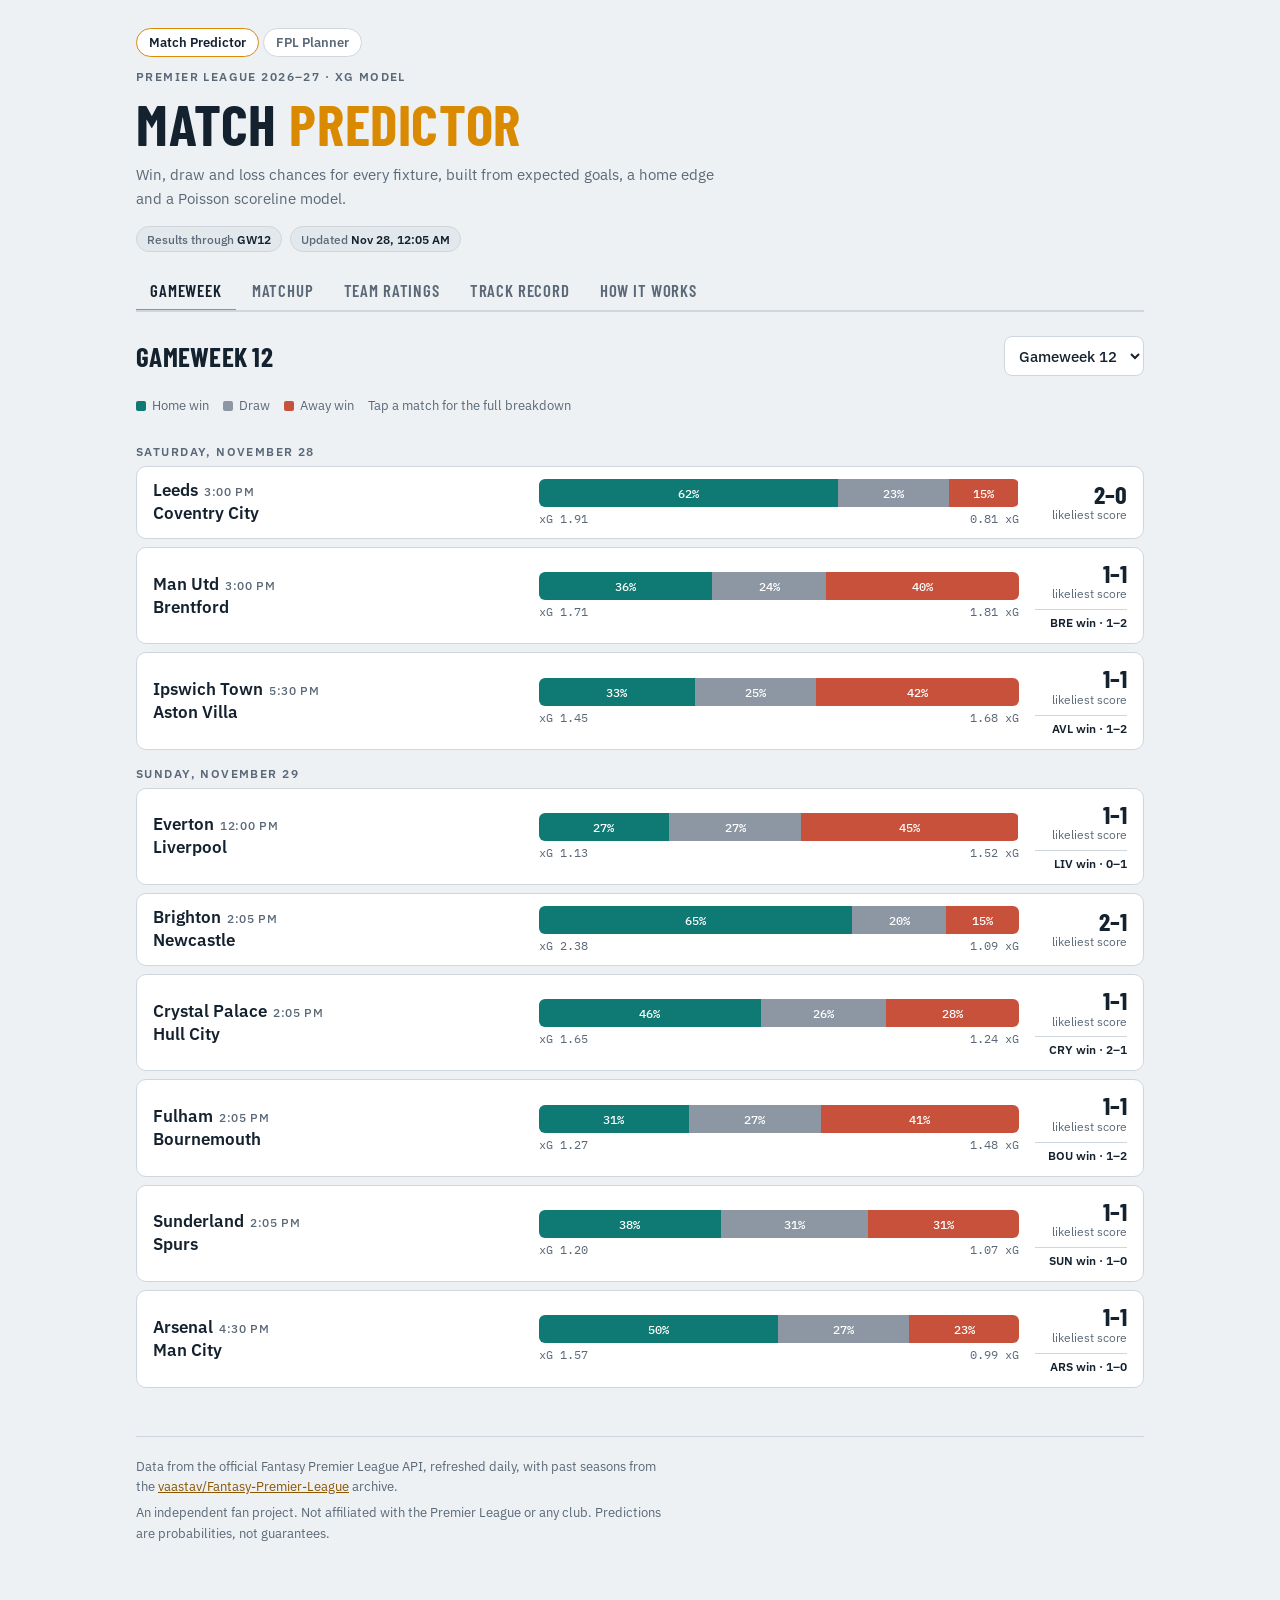
<file: site/index.html>
<!doctype html>
<html lang="en">
<head>
<meta charset="utf-8">
<meta name="viewport" content="width=device-width, initial-scale=1, viewport-fit=cover">
<title>Premier League Predictor</title>
<meta name="description" content="Win, draw and loss probabilities for every Premier League fixture, from an expected-goals model that updates daily.">
<link rel="icon" href="data:image/svg+xml,%3Csvg xmlns='http://www.w3.org/2000/svg' viewBox='0 0 32 32'%3E%3Crect width='32' height='32' rx='6' fill='%2314212e'/%3E%3Cpath d='M7 22h4v-6H7zM14 22h4V10h-4zM21 22h4v-9h-4z' fill='%23f2a524'/%3E%3C/svg%3E">
<link rel="preconnect" href="https://fonts.googleapis.com">
<link rel="preconnect" href="https://fonts.gstatic.com" crossorigin>
<link rel="stylesheet" href="https://fonts.googleapis.com/css2?family=Barlow+Condensed:wght@500;600;700&family=IBM+Plex+Sans:wght@400;500;600&family=IBM+Plex+Mono:wght@400;500&display=swap">
<link rel="stylesheet" href="styles.css">
</head>
<body>
<div class="wrap">
  <div class="sitenav"><a href="./" aria-current="page">Match Predictor</a><a href="fpl.html">FPL Planner</a></div>
  <header>
    <div class="eyebrow">Premier League 2026–27 · xG model</div>
    <h1>Match <span>Predictor</span></h1>
    <p class="muted">Win, draw and loss chances for every fixture, built from expected goals, a home edge and a Poisson scoreline model.</p>
    <div class="notes" id="notes"></div>
  </header>

  <nav role="tablist" aria-label="Views">
    <button role="tab" data-view="gameweek">Gameweek</button>
    <button role="tab" data-view="matchup">Matchup</button>
    <button role="tab" data-view="ratings">Team ratings</button>
    <button role="tab" data-view="record">Track record</button>
    <button role="tab" data-view="method">How it works</button>
  </nav>

  <section id="v-gameweek" data-v="gameweek">
    <div class="toolbar">
      <h2 id="gw-title">Gameweek</h2>
      <select id="gw-select" aria-label="Gameweek"></select>
    </div>
    <div class="key"><span><i style="background:var(--home)"></i>Home win</span><span><i style="background:var(--draw)"></i>Draw</span><span><i style="background:var(--away)"></i>Away win</span><span>Tap a match for the full breakdown</span></div>
    <div id="gw-list" class="day"><p class="loading">Loading predictions…</p></div>
  </section>

  <section id="v-matchup" data-v="matchup" hidden>
    <div class="picker">
      <label><span class="eyebrow">Home</span><select id="m-home"></select></label>
      <div class="vs">v</div>
      <label><span class="eyebrow">Away</span><select id="m-away"></select></label>
    </div>
    <div class="verdict" id="m-verdict"></div>
    <div class="grid2">
      <div class="panel">
        <h3>Scoreline chances</h3>
        <p class="muted" style="font-size:.85rem">Each cell is the chance of that exact score. The outlined cell is the single most likely result.</p>
        <div class="heat" id="m-heat"></div>
        <div class="axis-note"><span>Rows: home goals</span><span>Columns: away goals</span></div>
      </div>
      <div class="panel">
        <h3>Match markets</h3>
        <div class="stats" id="m-stats"></div>
      </div>
    </div>
  </section>

  <section id="v-ratings" data-v="ratings" hidden>
    <div class="toolbar"><h2>Team ratings</h2><span class="muted" style="font-size:.85rem">1.00 = league average · click a column to sort</span></div>
    <div class="panel scatter-wrap"><svg id="scatter" viewBox="0 0 720 420" width="100%" role="img" aria-label="Attack against defence rating for each team"></svg></div>
    <div class="panel tablewrap"><table id="r-table"></table></div>
  </section>

  <section id="v-record" data-v="record" hidden>
    <h2>Track record</h2>
    <p class="muted">A model is only worth trusting if it beats a simple guess on matches it has not seen.</p>
    <p class="muted" id="bt-method" style="font-size:.85rem"></p>
    <div class="kpis" id="kpis"></div>
    <div class="panel">
      <h3 id="oos-title">Live test</h3>
      <p class="muted" id="oos-note" style="font-size:.85rem;margin:4px 0 8px"></p>
      <div id="oos"></div>
    </div>
  </section>

  <section id="v-method" data-v="method" hidden>
    <h2>How it works</h2>
    <div class="steps panel">
      <div class="step"><div class="n">1</div><div><h3>Measure chances, not just goals</h3><p>Every shot gets an <b>expected goals (xG)</b> value: the chance a typical player scores from that position and situation. A penalty is about 0.79 xG; a shot from 30 yards is about 0.03. Summing a team's xG tells you how good its chances were, which predicts future goals better than the goals themselves, because finishing luck evens out.</p><p>The model counts each match as 70% xG and 30% actual goals. Matches where xG isn't available yet count as goals only, at half weight.</p></div></div>
      <div class="step"><div class="n">2</div><div><h3>Rate attack and defence, adjusted for opponents</h3><p>Each team gets an attack rating (how much it creates compared with average) and a defence rating (how much it concedes compared with average, so lower is better). Scoring two against the bottom side counts for less than two against the best defence, so the ratings are solved together until they settle.</p></div></div>
      <div class="step"><div class="n">3</div><div><h3>Start from last season, then let this season take over</h3><p>Nine games is a small sample, so each team starts from last season's rating, pulled 25% toward average. That starting point counts like <span id="pg"></span> extra games. As this season's matches pile up, they outweigh it. Promoted sides start from the average of the three teams that went down last season.</p></div></div>
      <div class="step"><div class="n">4</div><div><h3>Turn ratings into expected goals for this match</h3><p><code>home xG = league home average × home attack × away defence</code>. The away side works the same way with the away average. Home advantage comes from the gap between the two league averages (<span id="mus"></span>).</p></div></div>
      <div class="step"><div class="n">5</div><div><h3>Turn expected goals into scorelines</h3><p>Goals in football follow a <b>Poisson distribution</b> closely: if a team expects 1.5 goals, there's a 22% chance it scores none, 33% one, 25% two, and so on. Combining both teams gives the chance of every scoreline, and adding up the cells gives win, draw and loss.</p><p id="dc-note">The model supports the <b>Dixon-Coles</b> correction, a small adjustment to 0–0, 1–0, 0–1 and 1–1 used in academic and betting models.</p></div></div>
    </div>
    <div class="panel play">
      <h3>Try it: Poisson goals</h3>
      <label for="lam" class="muted" style="font-size:.9rem">Expected goals: <b class="num" id="lam-v"></b></label>
      <input type="range" id="lam" min="0.2" max="3.5" step="0.1" value="1.5">
      <div class="pbars" id="pbars"></div>
    </div>
    <div class="panel">
      <h3>What it can't see</h3>
      <p class="muted">Injuries, suspensions, rotation before European nights, new managers and late team news are all invisible to the model. Treat a 45% favourite as genuinely uncertain: across a season that side loses or draws more often than it wins.</p>
    </div>
  </section>

  <footer>
    <p>Data from the official Fantasy Premier League API, refreshed daily, with past seasons from the <a href="https://github.com/vaastav/Fantasy-Premier-League">vaastav/Fantasy-Premier-League</a> archive.</p>
    <p>An independent fan project. Not affiliated with the Premier League or any club. Predictions are probabilities, not guarantees.</p>
  </footer>
</div>
<script src="app.js"></script>
</body>
</html>
</file>
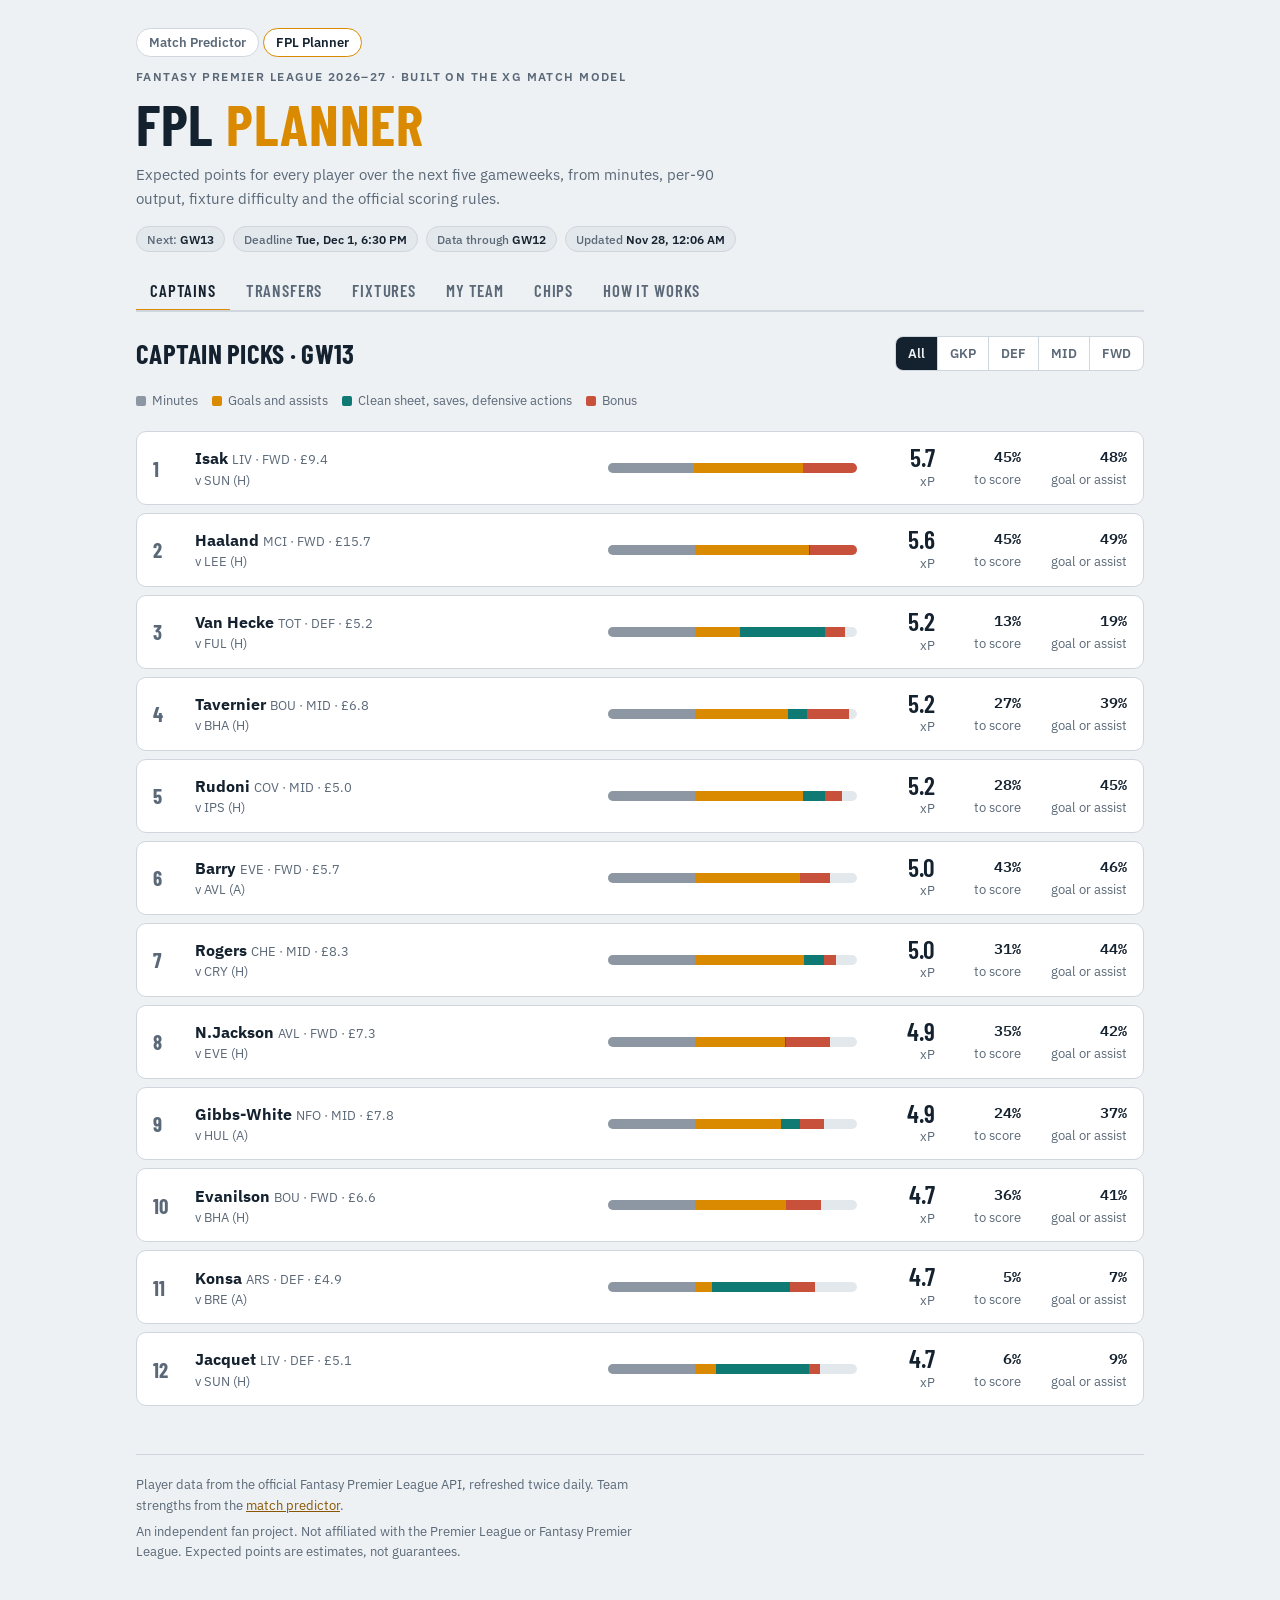
<file: site/fpl.html>
<!doctype html>
<html lang="en">
<head>
<meta charset="utf-8">
<meta name="viewport" content="width=device-width, initial-scale=1, viewport-fit=cover">
<title>FPL Planner</title>
<meta name="description" content="Expected points, captain picks, transfer targets and fixture difficulty for Fantasy Premier League, built on an xG match model.">
<link rel="icon" href="data:image/svg+xml,%3Csvg xmlns='http://www.w3.org/2000/svg' viewBox='0 0 32 32'%3E%3Crect width='32' height='32' rx='6' fill='%2314212e'/%3E%3Cpath d='M7 22h4v-6H7zM14 22h4V10h-4zM21 22h4v-9h-4z' fill='%23f2a524'/%3E%3C/svg%3E">
<link rel="preconnect" href="https://fonts.googleapis.com">
<link rel="preconnect" href="https://fonts.gstatic.com" crossorigin>
<link rel="stylesheet" href="https://fonts.googleapis.com/css2?family=Barlow+Condensed:wght@500;600;700&family=IBM+Plex+Sans:wght@400;500;600&family=IBM+Plex+Mono:wght@400;500&display=swap">
<link rel="stylesheet" href="styles.css">
</head>
<body>
<div class="wrap">
  <div class="sitenav"><a href="./">Match Predictor</a><a href="fpl.html" aria-current="page">FPL Planner</a></div>
  <header>
    <div class="eyebrow">Fantasy Premier League 2026–27 · built on the xG match model</div>
    <h1>FPL <span>Planner</span></h1>
    <p class="muted">Expected points for every player over the next five gameweeks, from minutes, per-90 output, fixture difficulty and the official scoring rules.</p>
    <div class="notes" id="notes"></div>
  </header>

  <nav role="tablist" aria-label="Views">
    <button role="tab" data-view="captains">Captains</button>
    <button role="tab" data-view="transfers">Transfers</button>
    <button role="tab" data-view="fixtures">Fixtures</button>
    <button role="tab" data-view="myteam">My team</button>
    <button role="tab" data-view="chips">Chips</button>
    <button role="tab" data-view="method">How it works</button>
  </nav>

  <section data-v="captains">
    <div class="toolbar">
      <h2 id="cap-title">Captain picks</h2>
      <div class="seg" id="cap-pos" role="group" aria-label="Position"></div>
    </div>
    <div class="key">
      <span><i style="background:var(--c-app)"></i>Minutes</span><span><i style="background:var(--c-att)"></i>Goals and assists</span>
      <span><i style="background:var(--c-def)"></i>Clean sheet, saves, defensive actions</span><span><i style="background:var(--c-bonus)"></i>Bonus</span>
    </div>
    <div id="cap-list" class="caps"><p class="loading">Loading projections…</p></div>
  </section>

  <section data-v="transfers" hidden>
    <div class="toolbar">
      <h2>Transfer targets</h2>
      <div class="filters">
        <div class="seg" id="tr-pos" role="group" aria-label="Position"></div>
        <label class="inline">Max price <select id="tr-price"></select></label>
        <label class="inline"><input type="checkbox" id="tr-fit" checked> Hide flagged players</label>
      </div>
    </div>
    <p class="muted small">Projected points over the next five gameweeks. Click a column to sort. Value is five-week points per £1m.</p>
    <div class="panel tablewrap"><table id="tr-table" class="ptable"></table></div>
  </section>

  <section data-v="fixtures" hidden>
    <div class="toolbar">
      <h2>Fixture planner</h2>
      <div class="seg" id="fx-mode" role="group" aria-label="Measure"></div>
    </div>
    <p class="muted small" id="fx-note"></p>
    <div class="panel tablewrap"><table id="fx-table" class="fxgrid"></table></div>
  </section>

  <section data-v="myteam" hidden>
    <div class="toolbar">
      <h2>My team</h2>
      <div class="filters">
        <label class="inline">Load team ID <select id="mt-entry"></select></label>
        <label class="inline">Bank £<input id="mt-bank" type="number" step="0.1" min="0" value="0.0"></label>
        <button class="btn ghost" id="mt-clear" type="button">Clear squad</button>
      </div>
    </div>
    <div class="grid2">
      <div class="panel">
        <h3>Your squad <span class="muted small" id="mt-count"></span></h3>
        <div id="mt-squad" class="squad"></div>
        <p class="muted small" id="mt-validity"></p>
        <p class="small" id="mt-loaded" role="status"></p>
      </div>
      <div class="panel">
        <h3>Add players</h3>
        <input id="mt-search" type="search" placeholder="Search by name or team" autocomplete="off">
        <div id="mt-results" class="results"></div>
      </div>
    </div>
    <div id="mt-advice" class="grid2"></div>
  </section>

  <section data-v="chips" hidden>
    <div class="toolbar">
      <h2>Chip planner</h2>
      <span class="chip" id="ch-window"></span>
    </div>
    <p class="muted" id="ch-intro"></p>
    <div class="filters" id="ch-have"></div>
    <div id="ch-body"></div>
  </section>

  <section data-v="method" hidden>
    <h2>How it works</h2>
    <div class="steps panel">
      <div class="step"><div class="n">1</div><div><h3>Minutes</h3><p>How often the player has played, and played 60+ minutes, over his team's last five gameweeks, times FPL's availability flag for injuries and suspensions. Blank gameweeks don't count against him.</p></div></div>
      <div class="step"><div class="n">2</div><div><h3>Output per minute</h3><p>Season xG, xA, saves, bonus and yellow cards per minute, plus how often he reaches the defensive-contribution threshold (<span id="m-defcon"></span>). Small samples are pulled toward the average for his position, so two lucky games don't make a star.</p></div></div>
      <div class="step"><div class="n">3</div><div><h3>Fixture difficulty from the match model</h3><p>Attacking output scales with his team's expected goals in each fixture compared with its average. Clean-sheet and goals-conceded chances come straight from the <a href="./#method">match predictor's</a> scoreline grid, so a 2.1 xG team facing a leaky defence is treated very differently from a trip to the league's best.</p></div></div>
      <div class="step"><div class="n">4</div><div><h3>Official scoring</h3><p>The points per goal, assist, clean sheet and so on are read from the FPL game itself every day, so rule changes are picked up automatically.</p></div></div>
    </div>
    <div class="panel">
      <h3>Does it work?</h3>
      <p class="muted small">Tested on every gameweek of 2025-26 from GW5, predicting each from earlier data only, with settings fixed before the test and no injury news.</p>
      <div class="tablewrap"><table class="ptable" id="bt-table">
        <thead><tr><th></th><th>This model</th><th>Points per game</th><th>Last 5 GWs</th></tr></thead>
        <tbody>
          <tr><td>Typical error per player</td><td><b>1.61</b></td><td>1.63</td><td>1.70</td></tr>
          <tr><td>Ranking accuracy (rank correlation)</td><td><b>0.57</b></td><td>0.56</td><td>0.54</td></tr>
          <tr><td>Points from its top 11 picks, per GW</td><td><b>53.4</b></td><td>46.7</td><td>42.8</td></tr>
          <tr><td>Captain's points per GW</td><td>6.4</td><td>6.4</td><td>4.0</td></tr>
        </tbody>
      </table></div>
      <p class="muted small">Better than the obvious alternatives at ranking players, which is what decisions need. Individual gameweeks stay very noisy, and projections above about 4 points ran 0.4–0.8 too high in the test. Read them as a ranking guide, not a promise. <a href="https://github.com/gsatyabrata99/pl-match-predictor/blob/main/experiments/2026-11-13-FPL-BACKTEST.md">Full report</a>.</p>
    </div>
  </section>

  <footer>
    <p>Player data from the official Fantasy Premier League API, refreshed twice daily. Team strengths from the <a href="./">match predictor</a>.</p>
    <p>An independent fan project. Not affiliated with the Premier League or Fantasy Premier League. Expected points are estimates, not guarantees.</p>
  </footer>
</div>
<script src="chips.js"></script>
<script src="fpl.js"></script>
</body>
</html>
</file>
<file: site/styles.css>
/* Layout: floodlit scoreboard — a condensed signage header, tab strip, then one working view at a time */
:root {
  --bg: #eef1f4;        /* cool concrete */
  --surface: #ffffff;
  --sunk: #e3e8ed;
  --line: #cfd6de;
  --fg: #14212e;        /* stadium navy ink */
  --muted: #5a6877;
  --accent: #d98a00;    /* scoreboard amber */
  --accent-ink: #8a5600;
  --home: #0f7a73;      /* home teal */
  --draw: #8d97a3;
  --away: #c8513b;      /* away brick */
  --good: #2f8a4a; --bad: #c0392b; --meh: #8d97a3;
  --heat: #0f7a73;
  --font-display: "Barlow Condensed", "Arial Narrow", "Roboto Condensed", sans-serif;
  --font-body: "IBM Plex Sans", system-ui, -apple-system, "Segoe UI", sans-serif;
  --font-data: "IBM Plex Mono", ui-monospace, "SF Mono", Menlo, monospace;
}
@media (prefers-color-scheme: dark) { :root:not([data-theme="light"]) {
  --bg: #0e151d; --surface: #16202b; --sunk: #1d2935; --line: #2a3846; --fg: #e8eef4; --muted: #93a3b3;
  --accent: #f2a524; --accent-ink: #f6bd5c; --home: #3cb8ad; --draw: #7d8894; --away: #e8735c;
  --good: #57b870; --bad: #e8735c; --meh: #7d8894; --heat: #3cb8ad; color-scheme: dark } }
:root[data-theme="dark"] {
  --bg: #0e151d; --surface: #16202b; --sunk: #1d2935; --line: #2a3846; --fg: #e8eef4; --muted: #93a3b3;
  --accent: #f2a524; --accent-ink: #f6bd5c; --home: #3cb8ad; --draw: #7d8894; --away: #e8735c;
  --good: #57b870; --bad: #e8735c; --meh: #7d8894; --heat: #3cb8ad; color-scheme: dark }

* { box-sizing: border-box; }
html { color-scheme: light; -webkit-text-size-adjust: 100%; }
body { margin: 0; background: var(--bg); color: var(--fg); font: 15px/1.55 var(--font-body); }
[hidden] { display: none !important; }
img { max-width: 100%; }
a { color: var(--accent-ink); }
footer { margin-top: 48px; padding-top: 20px; border-top: 1px solid var(--line); font-size: .82rem; color: var(--muted); display: grid; gap: 6px; }
.loading { padding: 40px 0; color: var(--muted); }
.wrap { max-width: 1040px; margin: 0 auto; padding-left: max(16px, env(safe-area-inset-left, 0px)); padding-right: max(16px, env(safe-area-inset-right, 0px)); padding-block: 28px 64px; }
h1, h2, h3 { font-family: var(--font-display); font-weight: 700; letter-spacing: .01em; text-wrap: balance; margin: 0; line-height: 1.05; }
h1 { font-size: clamp(2.4rem, 7vw, 3.6rem); text-transform: uppercase; }
h1 span { color: var(--accent); }
h2 { font-size: 1.7rem; text-transform: uppercase; }
h3 { font-size: 1.2rem; text-transform: uppercase; letter-spacing: .03em; }
p { margin: 0; max-width: 66ch; }
.muted { color: var(--muted); }
.num { font-family: var(--font-data); font-variant-numeric: tabular-nums; }
.eyebrow { font: 600 .74rem/1 var(--font-body); letter-spacing: .12em; text-transform: uppercase; color: var(--muted); }

header { display: grid; gap: 10px; margin-bottom: 18px; }
.notes { display: flex; flex-wrap: wrap; gap: 8px; margin-top: 6px; }
.chip { font: 500 .78rem/1 var(--font-body); padding: 6px 10px; border-radius: 999px; background: var(--sunk); color: var(--muted); border: 1px solid var(--line); }
.chip b { color: var(--fg); font-weight: 600; }

nav { display: flex; gap: 2px; border-bottom: 2px solid var(--line); margin-bottom: 24px; overflow-x: auto; scrollbar-width: none; }
nav button { font: 600 1.05rem/1 var(--font-display); text-transform: uppercase; letter-spacing: .05em; background: none; border: 0; color: var(--muted); padding: 12px 14px 10px; border-bottom: 3px solid transparent; margin-bottom: -2px; cursor: pointer; white-space: nowrap; }
nav button[aria-selected="true"] { color: var(--fg); border-bottom-color: var(--accent); }
nav button:hover { color: var(--fg); }
button:focus-visible, select:focus-visible, input:focus-visible, .fx:focus-visible { outline: 2px solid var(--accent); outline-offset: 2px; }

section { display: grid; gap: 20px; }
.toolbar { display: flex; flex-wrap: wrap; align-items: center; gap: 12px; justify-content: space-between; }
select { font: 500 .95rem var(--font-body); color: var(--fg); background: var(--surface); border: 1px solid var(--line); border-radius: 8px; padding: 8px 10px; max-width: 100%; }
.panel { background: var(--surface); border: 1px solid var(--line); border-radius: 12px; padding: 18px; min-width: 0; }

/* Gameweek fixtures */
.day { display: grid; gap: 8px; }
.fx { display: grid; grid-template-columns: minmax(0,1fr) minmax(200px, 1.3fr) 92px; align-items: center; gap: 16px; background: var(--surface); border: 1px solid var(--line); border-radius: 10px; padding: 12px 16px; cursor: pointer; text-align: left; color: inherit; font: inherit; width: 100%; }
.fx:hover { border-color: var(--accent); }
.teams { display: grid; gap: 2px; min-width: 0; }
.teams .t { font: 600 1.05rem/1.25 var(--font-body); white-space: nowrap; overflow: hidden; text-overflow: ellipsis; }
.teams .t small { font: 500 .72rem var(--font-body); color: var(--muted); margin-left: 6px; letter-spacing: .06em; text-transform: uppercase; }
.bar { display: flex; height: 28px; border-radius: 6px; overflow: hidden; font: 500 .78rem/28px var(--font-data); }
.bar div { text-align: center; color: #fff; min-width: 0; overflow: hidden; white-space: nowrap; }
.bar .h { background: var(--home); } .bar .d { background: var(--draw); } .bar .a { background: var(--away); }
.bar-legend { display: flex; justify-content: space-between; font: .72rem var(--font-body); color: var(--muted); margin-top: 4px; }
.score { text-align: right; }
.score .big { font: 700 1.6rem/1 var(--font-display); }
.score .lbl { font-size: .72rem; color: var(--muted); }
.score .fav { font: 600 .72rem/1.3 var(--font-body); color: var(--fg); margin-top: 6px; padding-top: 6px; border-top: 1px solid var(--line); }
.key { display: flex; gap: 14px; flex-wrap: wrap; font-size: .8rem; color: var(--muted); }
.key i { display: inline-block; width: 10px; height: 10px; border-radius: 2px; margin-right: 6px; vertical-align: -1px; }

/* Matchup */
.picker { display: grid; grid-template-columns: 1fr auto 1fr; gap: 12px; align-items: end; }
.picker label { display: grid; gap: 6px; }
.picker .vs { font: 700 1.4rem var(--font-display); color: var(--muted); padding-bottom: 6px; }
.verdict { display: grid; grid-template-columns: repeat(3, 1fr); gap: 1px; background: var(--line); border-radius: 12px; overflow: hidden; border: 1px solid var(--line); }
.verdict div { background: var(--surface); padding: 16px; display: grid; gap: 2px; }
.verdict .p { font: 700 clamp(2rem, 6vw, 3rem)/1 var(--font-display); }
.verdict .home .p { color: var(--home); } .verdict .draw .p { color: var(--draw); } .verdict .away .p { color: var(--away); }
.grid2 { display: grid; grid-template-columns: minmax(0, 1.2fr) minmax(0, 1fr); gap: 20px; }
.heat { display: grid; grid-template-columns: 34px repeat(6, minmax(0, 1fr)); gap: 3px; margin-top: 12px; }
.heat .c { aspect-ratio: 1.25; display: grid; place-items: center; border-radius: 4px; font: 500 .74rem var(--font-data); max-width: 100%; }
.heat .ax { display: grid; place-items: center; font: 600 .78rem var(--font-data); color: var(--muted); }
.heat .best { outline: 2px solid var(--accent); outline-offset: -2px; }
.axis-note { display: flex; justify-content: space-between; font-size: .75rem; color: var(--muted); margin-top: 6px; }
.stats { display: grid; gap: 0; }
.stat { display: flex; justify-content: space-between; gap: 12px; padding: 9px 0; border-bottom: 1px solid var(--line); }
.stat:last-child { border-bottom: 0; }
.stat span:last-child { font-family: var(--font-data); font-variant-numeric: tabular-nums; }

/* Ratings */
.tablewrap { overflow-x: auto; }
table { border-collapse: collapse; width: 100%; font-size: .9rem; }
th { font: 600 .72rem var(--font-body); letter-spacing: .08em; text-transform: uppercase; color: var(--muted); text-align: right; padding: 8px 10px; border-bottom: 2px solid var(--line); white-space: nowrap; cursor: pointer; }
th:first-child, td:first-child, th:nth-child(2), td:nth-child(2) { text-align: left; }
td { padding: 9px 10px; border-bottom: 1px solid var(--line); text-align: right; font-family: var(--font-data); font-variant-numeric: tabular-nums; white-space: nowrap; }
td.name { font-family: var(--font-body); font-weight: 600; }
td.name small { color: var(--muted); font-weight: 500; margin-left: 6px; font-size: .7rem; letter-spacing: .06em; }
.form { display: inline-flex; gap: 3px; }
.form b { width: 18px; height: 18px; border-radius: 3px; display: grid; place-items: center; font: 600 .66rem var(--font-body); color: #fff; }
.form .W { background: var(--good); } .form .D { background: var(--meh); } .form .L { background: var(--bad); }
.meter { display: inline-block; width: 60px; height: 6px; background: var(--sunk); border-radius: 3px; vertical-align: middle; margin-left: 8px; position: relative; overflow: hidden; }
.meter i { position: absolute; inset: 0 auto 0 0; background: var(--accent); }
svg text { font-family: var(--font-data); }
.scatter-wrap { overflow-x: auto; }

/* Record */
.kpis { display: grid; grid-template-columns: repeat(auto-fit, minmax(170px, 1fr)); gap: 12px; }
.kpi { background: var(--surface); border: 1px solid var(--line); border-radius: 10px; padding: 14px 16px; display: grid; gap: 4px; }
.kpi .v { font: 700 2rem/1 var(--font-display); }
.kpi .s { font-size: .8rem; color: var(--muted); }
.res { display: grid; grid-template-columns: 34px minmax(0,1fr) 62px minmax(0,1.2fr) 28px; gap: 12px; align-items: center; padding: 8px 0; border-bottom: 1px solid var(--line); font-size: .9rem; }
.res .m { white-space: nowrap; overflow: hidden; text-overflow: ellipsis; }
.res .sc { font: 600 1rem var(--font-data); text-align: center; }
.mark { width: 22px; height: 22px; border-radius: 50%; display: grid; place-items: center; font: 700 .75rem var(--font-body); color: #fff; }
.mark.hit { background: var(--good); } .mark.miss { background: var(--sunk); color: var(--muted); }
.minibar { display: flex; height: 8px; border-radius: 4px; overflow: hidden; }
.minibar .h { background: var(--home); } .minibar .d { background: var(--draw); } .minibar .a { background: var(--away); }

/* Method */
.steps { display: grid; gap: 14px; }
.step { display: grid; grid-template-columns: 40px minmax(0,1fr); gap: 14px; }
.step .n { font: 700 1.6rem/1 var(--font-display); color: var(--accent); }
.step h3 { margin-bottom: 4px; }
.step p + p { margin-top: 6px; }
code { font: .85em var(--font-data); background: var(--sunk); padding: 1px 5px; border-radius: 4px; }
.play { display: grid; gap: 14px; }
.play input[type=range] { width: 100%; accent-color: var(--accent); }
.pbars { display: grid; grid-template-columns: repeat(7, minmax(0,1fr)); gap: 6px; align-items: end; height: 150px; }
.pbars div { display: grid; align-content: end; gap: 4px; text-align: center; height: 100%; }
.pbars i { display: block; background: var(--home); border-radius: 4px 4px 0 0; min-height: 2px; transition: height .2s; }
.pbars span { font: .74rem var(--font-data); color: var(--muted); }
@media (prefers-reduced-motion: reduce) { .pbars i { transition: none; } }

@media (max-width: 760px) {
  .fx { grid-template-columns: minmax(0,1fr) 80px; }
  .fx .probs { grid-column: 1 / -1; grid-row: 2; }
  .grid2 { grid-template-columns: minmax(0,1fr); }
  .picker { grid-template-columns: minmax(0,1fr); }
  .picker .vs { display: none; }
  .res { grid-template-columns: 30px minmax(0,1fr) 54px 24px; }
  .res .minibar { display: none; }
}

/* ---------------------------------------------------------------- FPL Planner */
:root { --c-app: var(--draw); --c-att: var(--accent); --c-def: var(--home); --c-bonus: var(--away); }
.sitenav { display: flex; gap: 4px; margin-bottom: 14px; }
.sitenav a { font: 600 .82rem/1 var(--font-body); text-decoration: none; color: var(--muted); padding: 7px 12px; border-radius: 999px; border: 1px solid var(--line); background: var(--surface); }
.sitenav a[aria-current="page"] { color: var(--fg); border-color: var(--accent); }
.sitenav a:hover { color: var(--fg); }
.small { font-size: .82rem; }
.filters { display: flex; flex-wrap: wrap; gap: 10px; align-items: center; }
.inline { display: inline-flex; gap: 6px; align-items: center; font-size: .88rem; color: var(--muted); }
input[type="search"], input[type="number"] { font: 500 .95rem var(--font-body); color: var(--fg); background: var(--surface); border: 1px solid var(--line); border-radius: 8px; padding: 8px 10px; max-width: 100%; }
input[type="number"] { width: 5.5em; }
input[type="search"] { width: 100%; }
input:focus-visible, .seg button:focus-visible, .btn:focus-visible, .slot:focus-visible { outline: 2px solid var(--accent); outline-offset: 2px; }
.seg { display: inline-flex; border: 1px solid var(--line); border-radius: 8px; overflow: hidden; background: var(--surface); }
.seg button { font: 600 .8rem var(--font-body); border: 0; background: none; color: var(--muted); padding: 8px 12px; cursor: pointer; }
.seg button + button { border-left: 1px solid var(--line); }
.seg button[aria-pressed="true"] { background: var(--fg); color: var(--bg); }
.btn { font: 600 .8rem var(--font-body); border: 1px solid var(--fg); background: var(--fg); color: var(--bg); border-radius: 7px; padding: 6px 12px; cursor: pointer; white-space: nowrap; }
.btn:disabled { background: none; color: var(--muted); border-color: var(--line); cursor: default; }
.btn.ghost { background: none; color: var(--fg); border-color: var(--line); }
.pill { display: inline-block; font: 600 .68rem/1 var(--font-body); padding: 4px 7px; border-radius: 999px; background: var(--sunk); color: var(--muted); vertical-align: 1px; white-space: nowrap; }
.pill.warn { background: color-mix(in oklab, var(--away) 18%, var(--surface)); color: var(--away); }
.pill.captain { background: var(--accent); color: #1a1205; }

.caps { display: grid; gap: 8px; }
.cap { display: grid; grid-template-columns: 28px minmax(0, 1.6fr) minmax(90px, 1fr) 64px 72px 92px; gap: 14px; align-items: center; background: var(--surface); border: 1px solid var(--line); border-radius: 10px; padding: 12px 16px; }
.cap .rank { font: 700 1.3rem var(--font-display); color: var(--muted); }
.cap .who { min-width: 0; }
.cap .who b { font-size: 1.02rem; }
.capnums { display: grid; justify-items: end; gap: 2px; }
.capnums .big { font: 700 1.6rem/1 var(--font-display); }
.capnums .num { font-weight: 600; }
.stackbar { display: flex; height: 10px; border-radius: 5px; overflow: hidden; background: var(--sunk); }
.stackbar i { display: block; height: 100%; }
.c-app { background: var(--c-app); } .c-att { background: var(--c-att); } .c-def { background: var(--c-def); } .c-bonus { background: var(--c-bonus); }

.ptable td.name small { margin-left: 4px; }
.ptable th.sortable { cursor: pointer; }
#bt-table td:nth-child(n+2), #bt-table th:nth-child(n+2) { text-align: right; }
#tr-table td:nth-child(2), #tr-table th:nth-child(2) { text-align: left; }
.fxmini { display: flex; gap: 3px; justify-content: flex-end; }
.fxc { display: inline-block; min-width: 38px; text-align: center; font: 600 .68rem/1 var(--font-body); padding: 5px 4px; border-radius: 4px; }
.fxc.blank, .fxcell.blank { background: var(--sunk); color: var(--muted); }
.fxgrid td, .fxgrid th { text-align: center; }
.fxgrid td:first-child, .fxgrid th:first-child { text-align: left; }
.fxgrid td { padding: 4px; }
.fxcell { display: grid; gap: 1px; padding: 6px 4px; border-radius: 5px; font: 500 .74rem/1.2 var(--font-body); min-width: 64px; }
.fxcell + .fxcell { margin-top: 3px; }
.fxcell span { font: .7rem var(--font-data); opacity: .85; }

.squad { display: grid; gap: 10px; margin: 10px 0; }
.sqrow { display: flex; flex-wrap: wrap; gap: 6px; align-items: center; }
.sqrow .eyebrow { width: 34px; }
.slot { position: relative; display: grid; gap: 1px; text-align: left; font: inherit; color: inherit; background: var(--bg); border: 1px solid var(--line); border-radius: 8px; padding: 7px 26px 7px 10px; cursor: pointer; min-width: 0; }
.slot:hover { border-color: var(--away); }
.slot .x { position: absolute; top: 4px; right: 8px; color: var(--muted); }
.results { display: grid; margin-top: 10px; }
.res-row { display: grid; grid-template-columns: minmax(0, 1fr) auto auto; gap: 10px; align-items: center; padding: 8px 0; border-bottom: 1px solid var(--line); }
.res-row:last-child { border-bottom: 0; }
#mt-advice { margin-top: 0; }
.xi { display: grid; gap: 8px; margin: 12px 0; }
.xirow { display: flex; flex-wrap: wrap; gap: 6px; justify-content: center; }
.xip { display: grid; justify-items: center; gap: 1px; background: var(--bg); border: 1px solid var(--line); border-radius: 8px; padding: 7px 10px; min-width: 96px; text-align: center; }
.move { display: flex; justify-content: space-between; gap: 10px; align-items: baseline; padding: 9px 0; border-bottom: 1px solid var(--line); }
.move .out { color: var(--muted); text-decoration: line-through; }
.move .gain { color: var(--good); font-weight: 600; }

@media (max-width: 760px) {
  .cap { grid-template-columns: 22px minmax(0, 1fr) 56px; grid-template-areas: "r w x" "b b b" ". g p"; row-gap: 8px; }
  .cap .rank { grid-area: r; } .cap .who { grid-area: w; } .cap .stackbar { grid-area: b; }
  .cap .cn-xp { grid-area: x; }
  .cap .cn-goal { grid-area: g; justify-items: start; }
  .cap .cn-ret { grid-area: p; justify-items: start; }
  .fxmini { justify-content: flex-start; }
}

.chiptable td.pick { font-weight: 700; color: var(--accent-ink); background: color-mix(in oklab, var(--accent) 14%, var(--surface)); }
.chiptable td, .chiptable th { text-align: right; }
.chiptable td:first-child, .chiptable th:first-child, .chiptable td:last-child, .chiptable th:last-child { text-align: left; }
#ch-have { margin: 4px 0 8px; }
#ch-wc-out { margin-top: 12px; }
section > * { min-width: 0; }               /* grid children never stretch a section past the screen */
#ch-body { display: grid; gap: 20px; }
</file>
